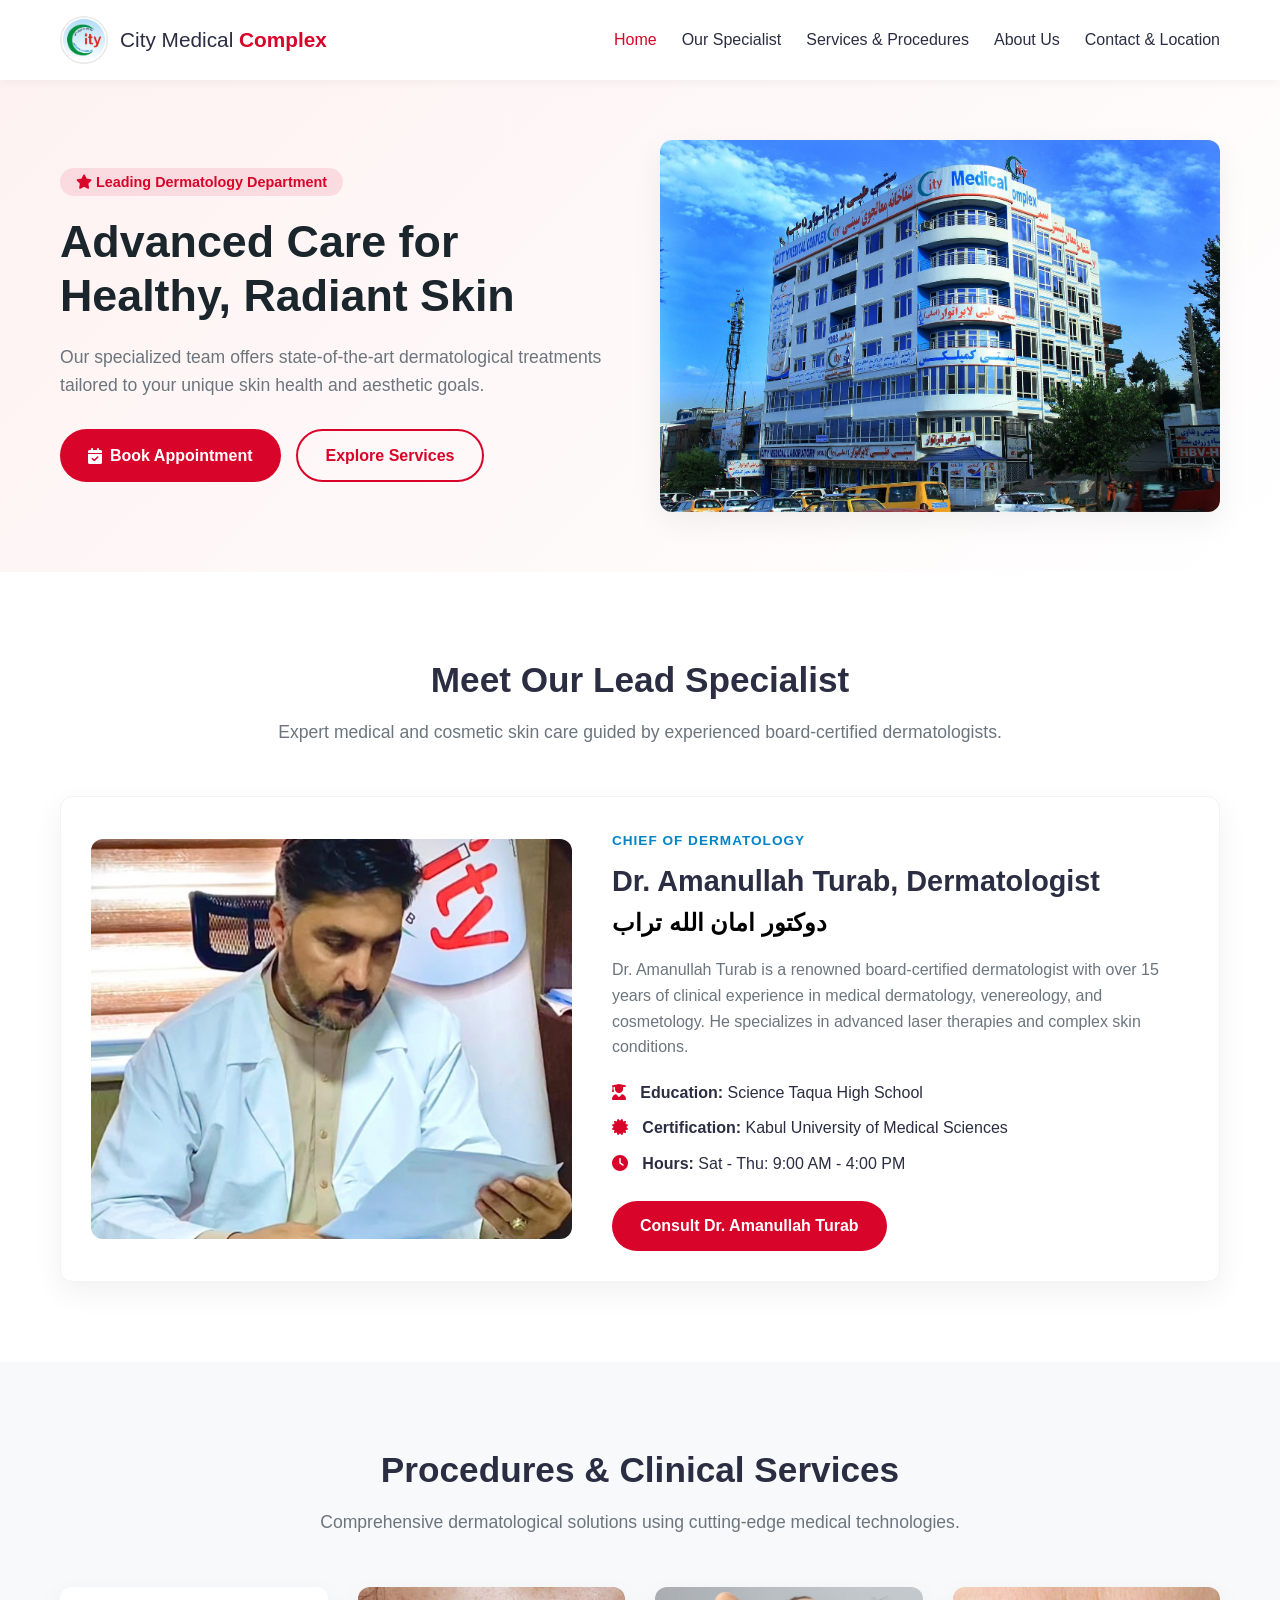
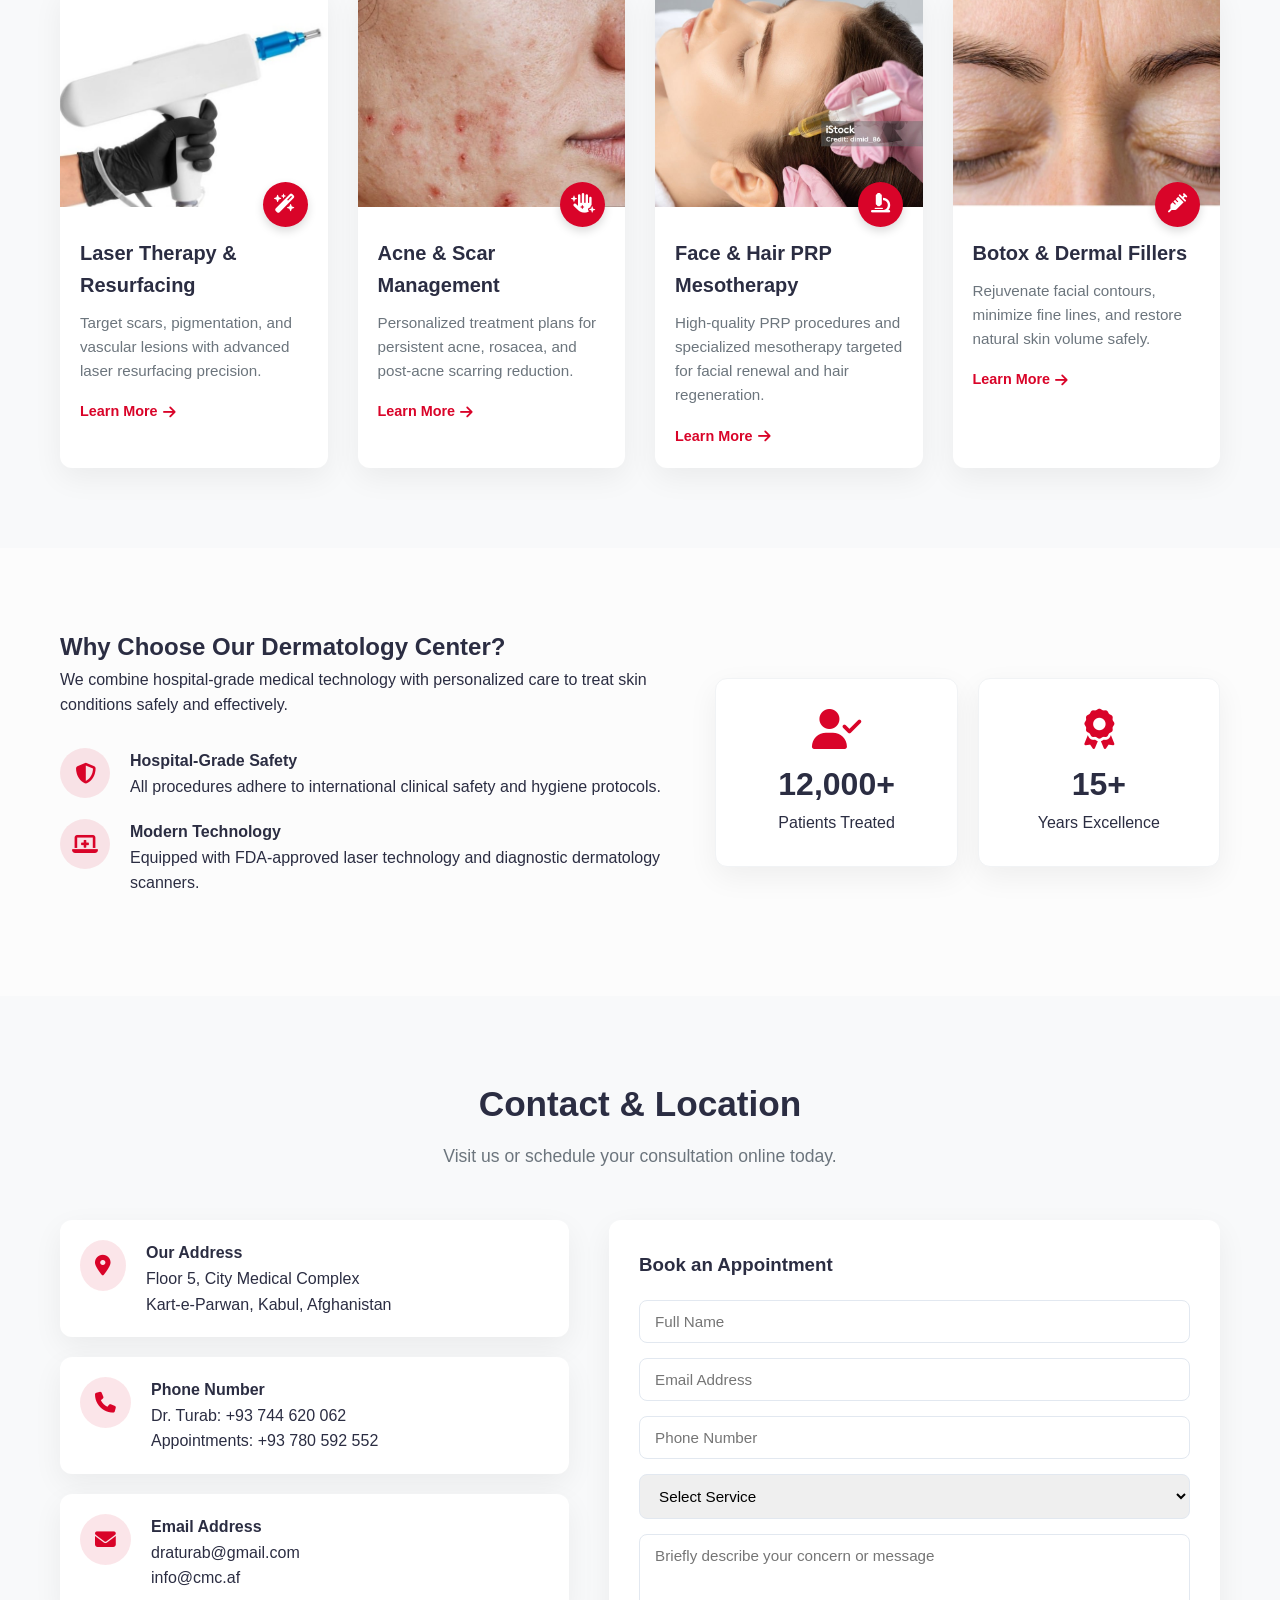
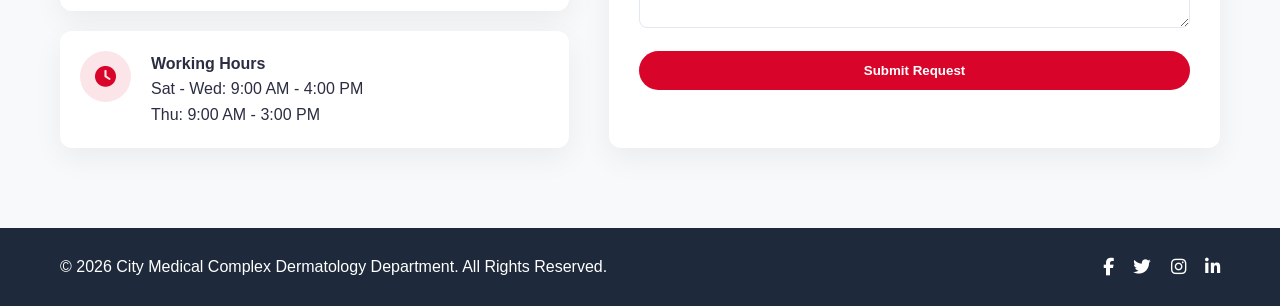
<file: index.html>
<!DOCTYPE html>
<html lang="en">
<head>
    <meta charset="UTF-8">
    <meta name="viewport" content="width=device-width, initial-scale=1.0">
    <title>City Medical Complex Dermatology Department</title>
    <link rel="stylesheet" href="styles.css">
    <!-- FontAwesome Icons -->
    <link rel="stylesheet" href="https://cdnjs.cloudflare.com/ajax/libs/font-awesome/6.4.0/css/all.min.css">
</head>
<body>

    <!-- Header / Navigation -->
    <header class="header">
        <div class="container navbar">
            <a href="#home" class="logo">
                <img class="logocity" src="IMG_6064.JPG" alt="City Medical Complex Logo">
                <span>City Medical <strong>Complex</strong></span>
            </a>
            
            <nav class="nav-menu" id="navMenu">
                <ul>
                    <li><a href="#home" class="active">Home</a></li>
                    <li><a href="#specialist">Our Specialist</a></li>
                    <li><a href="#services">Services & Procedures</a></li>
                    <li><a href="#about">About Us</a></li>
                    <li><a href="#contact">Contact & Location</a></li>
                </ul>
            </nav>
            <div class="hamburger" id="hamburger">
                <i class="fa-solid fa-bars"></i>
            </div>
        </div>
    </header>

    <!-- Home / Hero Section -->
    <section id="home" class="hero">
        <div class="container hero-container">
            <div class="hero-text">
                <span class="badge"><i class="fa-solid fa-star"></i> Leading Dermatology Department</span>
                <h1>Advanced Care for Healthy, Radiant Skin</h1>
                <p>Our specialized team offers state-of-the-art dermatological treatments tailored to your unique skin health and aesthetic goals.</p>
                <div class="hero-btns">
                    <a href="#contact" class="btn btn-primary"><i class="fa-solid fa-calendar-check"></i> Book Appointment</a>
                    <a href="#services" class="btn btn-secondary">Explore Services</a>
                </div>
            </div>
            <div class="hero-image">
                <img src="IMG_7577.JPG" alt="City Medical Complex Building">
            </div>
        </div>
    </section>

    <!-- Specialist Doctor Section -->
    <section id="specialist" class="specialist-section">
        <div class="container">
            <div class="section-title">
                <h2>Meet Our Lead Specialist</h2>
                <p>Expert medical and cosmetic skin care guided by experienced board-certified dermatologists.</p>
            </div>
            <div class="specialist-card">
                <div class="specialist-img">
                    <img src="image7766.JPG" alt="Dr. Amanullah Turab">
                </div>
                <div class="specialist-info">
                    <span class="spec-title">Chief of Dermatology</span>
                    <h3>Dr. Amanullah Turab, Dermatologist</h3>
                    <h4 class="bilingual-name">دوکتور امان الله تراب</h4>
                    <p class="bio">Dr. Amanullah Turab is a renowned board-certified dermatologist with over 15 years of clinical experience in medical dermatology, venereology, and cosmetology. He specializes in advanced laser therapies and complex skin conditions.</p>
                    <ul class="spec-details">
                        <li><i class="fa-solid fa-user-graduate"></i> <strong>Education:</strong> Science Taqua High School</li>
                        <li><i class="fa-solid fa-certificate"></i> <strong>Certification:</strong> Kabul University of Medical Sciences</li>
                        <li><i class="fa-solid fa-clock"></i> <strong>Hours:</strong> Sat - Thu: 9:00 AM - 4:00 PM</li>
                    </ul>
                    <a href="#contact" class="btn btn-primary">Consult Dr. Amanullah Turab</a>
                </div>
            </div>
        </div>
    </section>

    <!-- Services & Procedures Section -->
    <section id="services" class="services-section">
        <div class="container">
            <div class="section-title">
                <h2>Procedures & Clinical Services</h2>
                <p>Comprehensive dermatological solutions using cutting-edge medical technologies.</p>
            </div>
            <div class="services-grid">
                
                <!-- Service Card 1 -->
                <div class="service-card">
                    <div class="service-img">
                        <img src="istockphoto-2102177233-1024x1024.jpg" alt="Laser Skin Therapy">
                        <span class="icon-tag"><i class="fa-solid fa-wand-magic-sparkles"></i></span>
                    </div>
                    <div class="service-content">
                        <h3>Laser Therapy & Resurfacing</h3>
                        <p>Target scars, pigmentation, and vascular lesions with advanced laser resurfacing precision.</p>
                        <a href="#contact" class="read-more">Learn More <i class="fa-solid fa-arrow-right"></i></a>
                    </div>
                </div>

                <!-- Service Card 2 -->
                <div class="service-card">
                    <div class="service-img">
                        <img src="istockphoto-1493956084-1024x1024.jpg" alt="Acne & Scar Treatment">
                        <span class="icon-tag"><i class="fa-solid fa-hand-sparkles"></i></span>
                    </div>
                    <div class="service-content">
                        <h3>Acne & Scar Management</h3>
                        <p>Personalized treatment plans for persistent acne, rosacea, and post-acne scarring reduction.</p>
                        <a href="#contact" class="read-more">Learn More <i class="fa-solid fa-arrow-right"></i></a>
                    </div>
                </div>

                <!-- Service Card 3 -->
                <div class="service-card">
                    <div class="service-img">
                        <img src="istockphoto-1319557621-1024x1024.jpg" alt="Face & Hair PRP">
                        <span class="icon-tag"><i class="fa-solid fa-microscope"></i></span>
                    </div>
                    <div class="service-content">
                        <h3>Face & Hair PRP Mesotherapy</h3>
                        <p>High-quality PRP procedures and specialized mesotherapy targeted for facial renewal and hair regeneration.</p>
                        <a href="#contact" class="read-more">Learn More <i class="fa-solid fa-arrow-right"></i></a>
                    </div>
                </div>

                <!-- Service Card 4 -->
                <div class="service-card">
                    <div class="service-img">
                        <img src="istockphoto-1151514002-1024x1024.jpg" alt="Cosmetic Injectables">
                        <span class="icon-tag"><i class="fa-solid fa-syringe"></i></span>
                    </div>
                    <div class="service-content">
                        <h3>Botox & Dermal Fillers</h3>
                        <p>Rejuvenate facial contours, minimize fine lines, and restore natural skin volume safely.</p>
                        <a href="#contact" class="read-more">Learn More <i class="fa-solid fa-arrow-right"></i></a>
                    </div>
                </div>

            </div>
        </div>
    </section>

    <!-- About Section -->
    <section id="about" class="about-section">
        <div class="container about-container">
            <div class="about-text">
                <h2>Why Choose Our Dermatology Center?</h2>
                <p>We combine hospital-grade medical technology with personalized care to treat skin conditions safely and effectively.</p>
                <div class="features-list">
                    <div class="feature-item">
                        <div class="f-icon"><i class="fa-solid fa-shield-halved"></i></div>
                        <div>
                            <h4>Hospital-Grade Safety</h4>
                            <p>All procedures adhere to international clinical safety and hygiene protocols.</p>
                        </div>
                    </div>
                    <div class="feature-item">
                        <div class="f-icon"><i class="fa-solid fa-laptop-medical"></i></div>
                        <div>
                            <h4>Modern Technology</h4>
                            <p>Equipped with FDA-approved laser technology and diagnostic dermatology scanners.</p>
                        </div>
                    </div>
                </div>
            </div>
            <div class="about-stats">
                <div class="stat-box">
                    <i class="fa-solid fa-user-check"></i>
                    <h3>12,000+</h3>
                    <p>Patients Treated</p>
                </div>
                <div class="stat-box">
                    <i class="fa-solid fa-award"></i>
                    <h3>15+</h3>
                    <p>Years Excellence</p>
                </div>
            </div>
        </div>
    </section>

    <!-- Contact & Location Section -->
    <section id="contact" class="contact-section">
        <div class="container">
            <div class="section-title">
                <h2>Contact & Location</h2>
                <p>Visit us or schedule your consultation online today.</p>
            </div>
            
            <div class="contact-wrapper">
                <!-- Contact Info Cards -->
                <div class="contact-info">
                    <div class="info-card">
                        <i class="fa-solid fa-location-dot"></i>
                        <div>
                            <h4>Our Address</h4>
                            <p>Floor 5, City Medical Complex<br>Kart-e-Parwan, Kabul, Afghanistan</p>
                        </div>
                    </div>
                    
                    <div class="info-card">
                        <i class="fa-solid fa-phone"></i>
                        <div>
                            <h4>Phone Number</h4>
                            <p>Dr. Turab: +93 744 620 062<br>Appointments: +93 780 592 552</p>
                        </div>
                    </div>

                    <div class="info-card">
                        <i class="fa-solid fa-envelope"></i>
                        <div>
                            <h4>Email Address</h4>
                            <p>draturab@gmail.com<br>info@cmc.af</p>
                        </div>
                    </div>

                    <div class="info-card">
                        <i class="fa-solid fa-clock"></i>
                        <div>
                            <h4>Working Hours</h4>
                            <p>Sat - Wed: 9:00 AM - 4:00 PM<br>Thu: 9:00 AM - 3:00 PM</p>
                        </div>
                    </div>
                </div>

                <!-- Appointment Form -->
                <form class="contact-form" id="appointmentForm">
                    <h3>Book an Appointment</h3>
                    <div class="form-group">
                        <input type="text" placeholder="Full Name" required>
                    </div>
                    <div class="form-group">
                        <input type="email" placeholder="Email Address" required>
                    </div>
                    <div class="form-group">
                        <input type="tel" placeholder="Phone Number" required>
                    </div>
                    <div class="form-group">
                        <select required>
                            <option value="" disabled selected>Select Service</option>
                            <option>Laser Therapy</option>
                            <option>Acne Management</option>
                            <option>Face PRP / Facial</option>
                            <option>Cosmetic Injectables</option>
                            <option>Hair PRP</option>
                            <option>General Dermatology</option>
                        </select>
                    </div>
                    <div class="form-group">
                        <textarea placeholder="Briefly describe your concern or message" rows="4"></textarea>
                    </div>
                    <button type="submit" class="btn btn-primary btn-block">Submit Request</button>
                </form>
            </div>
        </div>
    </section>

    <!-- Footer -->
    <footer class="footer">
        <div class="container footer-container">
            <p>&copy; 2026 City Medical Complex Dermatology Department. All Rights Reserved.</p>
            <div class="socials">
                <a href="#"><i class="fa-brands fa-facebook-f"></i></a>
                <a href="#"><i class="fa-brands fa-twitter"></i></a>
                <a href="#"><i class="fa-brands fa-instagram"></i></a>
                <a href="#"><i class="fa-brands fa-linkedin-in"></i></a>
            </div>
        </div>
    </footer>

    <script src="script.js"></script>
</body>
</html>
</file>
<file: styles.css>
/* Reset & Base Styles */
* {
    margin: 0;
    padding: 0;
    box-sizing: border-box;
    font-family: 'Segoe UI', Tahoma, Geneva, Verdana, sans-serif;
}

:root {
    --primary-color: #d90429; /* Refined Medical Red */
    --primary-dark: #9b001c;
    --secondary-color: #f8f9fa;
    --accent-color: #0284c7;
    --text-color: #2b2d42;
    --text-light: #6c757d;
    --white: #ffffff;
    --shadow: 0 10px 30px rgba(0,0,0,0.06);
    --border-radius: 12px;
}

html {
    scroll-behavior: smooth;
}

body {
    color: var(--text-color);
    line-height: 1.6;
    background-color: #fcfcfc;
}

.container {
    max-width: 1200px;
    margin: 0 auto;
    padding: 0 20px;
}

img {
    max-width: 100%;
    height: auto;
    display: block;
    border-radius: var(--border-radius);
}

/* Buttons */
.btn {
    display: inline-flex;
    align-items: center;
    justify-content: center;
    gap: 8px;
    padding: 12px 28px;
    border-radius: 30px;
    text-decoration: none;
    font-weight: 600;
    transition: all 0.3s ease;
    cursor: pointer;
    border: none;
}

.btn-primary {
    background-color: var(--primary-color);
    color: var(--white);
}

.btn-primary:hover {
    background-color: var(--primary-dark);
    box-shadow: 0 5px 15px rgba(217, 4, 41, 0.3);
}

.btn-secondary {
    background-color: transparent;
    color: var(--primary-color);
    border: 2px solid var(--primary-color);
}

.btn-secondary:hover {
    background-color: var(--primary-color);
    color: var(--white);
}

.btn-block {
    width: 100%;
}

/* Section Styling */
section {
    padding: 80px 0;
}

.section-title {
    text-align: center;
    margin-bottom: 50px;
}

.section-title h2 {
    font-size: 2.2rem;
    color: var(--text-color);
    margin-bottom: 10px;
}

.section-title p {
    color: var(--text-light);
    font-size: 1.1rem;
}

/* Header & Nav */
.header {
    background: var(--white);
    position: sticky;
    top: 0;
    z-index: 1000;
    box-shadow: 0 2px 10px rgba(0,0,0,0.05);
}

.navbar {
    display: flex;
    justify-content: space-between;
    align-items: center;
    height: 80px;
}

/* Aligned Logo with Image before Text */
.logo {
    display: flex;
    align-items: center;
    gap: 12px;
    font-size: 1.3rem;
    font-weight: 700;
    color: var(--primary-color);
    text-decoration: none;
}

.logocity {
    height: 48px;
    width: 48px;
    object-fit: contain;
    border-radius: 6px;
}

.logo span {
    color: var(--text-color);
    font-weight: 400;
}

.logo strong {
    color: var(--primary-color);
    font-weight: 700;
}

.nav-menu ul {
    display: flex;
    list-style: none;
    gap: 25px;
}

.nav-menu a {
    text-decoration: none;
    color: var(--text-color);
    font-weight: 500;
    transition: color 0.3s;
}

.nav-menu a:hover,
.nav-menu a.active {
    color: var(--primary-color);
}

.hamburger {
    display: none;
    font-size: 1.5rem;
    cursor: pointer;
}

/* Hero Section */
.hero {
    background: linear-gradient(135deg, #fef2f2 0%, #ffffff 100%);
    padding: 60px 0;
}

.hero-container {
    display: grid;
    grid-template-columns: 1fr 1fr;
    gap: 40px;
    align-items: center;
}

.badge {
    background-color: rgba(217, 4, 41, 0.1);
    color: var(--primary-color);
    padding: 6px 16px;
    border-radius: 20px;
    font-size: 0.9rem;
    font-weight: 600;
}

.hero-text h1 {
    font-size: 2.8rem;
    line-height: 1.2;
    margin: 20px 0;
    color: #1a252c;
}

.hero-text p {
    color: var(--text-light);
    font-size: 1.1rem;
    margin-bottom: 30px;
}

.hero-btns {
    display: flex;
    gap: 15px;
}

.hero-image img {
    width: 100%;
    max-height: 420px;
    object-fit: cover;
    box-shadow: var(--shadow);
}

/* Specialist Section */
.specialist-section {
    background-color: var(--white);
}

.specialist-card {
    display: grid;
    grid-template-columns: 1fr 1.2fr;
    gap: 40px;
    background-color: #ffffff;
    border: 1px solid #f1f3f5;
    border-radius: var(--border-radius);
    padding: 30px;
    box-shadow: var(--shadow);
    align-items: center;
}

.specialist-img img {
    width: 100%;
    max-height: 400px;
    object-fit: cover;
    border-radius: var(--border-radius);
}

.specialist-info .spec-title {
    color: var(--accent-color);
    font-weight: 600;
    text-transform: uppercase;
    font-size: 0.85rem;
    letter-spacing: 1px;
}

.specialist-info h3 {
    font-size: 1.8rem;
    margin-top: 5px;
}

.bilingual-name {
    font-size: 1.5rem;
    color: black;
    margin-bottom: 15px;
    font-weight: 800;
}

.specialist-info .bio {
    color: var(--text-light);
    margin-bottom: 20px;
}

.spec-details {
    list-style: none;
    margin-bottom: 25px;
}

.spec-details li {
    margin-bottom: 10px;
    color: var(--text-color);
}

.spec-details i {
    color: var(--primary-color);
    margin-right: 10px;
}

/* Services Section */
.services-section {
    background-color: var(--secondary-color);
}

.services-grid {
    display: grid;
    grid-template-columns: repeat(auto-fit, minmax(260px, 1fr));
    gap: 30px;
}

.service-card {
    background: var(--white);
    border-radius: var(--border-radius);
    overflow: hidden;
    box-shadow: var(--shadow);
    transition: transform 0.3s ease;
}

.service-card:hover {
    transform: translateY(-8px);
}

.service-img {
    position: relative;
    height: 220px;
}

.service-img img {
    width: 100%;
    height: 100%;
    object-fit: cover;
    border-radius: 0;
}

.icon-tag {
    position: absolute;
    bottom: -20px;
    right: 20px;
    background: var(--primary-color);
    color: var(--white);
    width: 45px;
    height: 45px;
    border-radius: 50%;
    display: flex;
    justify-content: center;
    align-items: center;
    font-size: 1.2rem;
    box-shadow: 0 4px 10px rgba(0,0,0,0.15);
}

.service-content {
    padding: 30px 20px 20px;
}

.service-content h3 {
    font-size: 1.25rem;
    margin-bottom: 10px;
}

.service-content p {
    color: var(--text-light);
    font-size: 0.95rem;
    margin-bottom: 15px;
}

.read-more {
    color: var(--primary-color);
    text-decoration: none;
    font-weight: 600;
    font-size: 0.9rem;
    display: inline-flex;
    align-items: center;
    gap: 5px;
}

/* About Section */
.about-container {
    display: grid;
    grid-template-columns: 1.2fr 1fr;
    gap: 50px;
    align-items: center;
}

.features-list {
    margin-top: 30px;
}

.feature-item {
    display: flex;
    gap: 20px;
    margin-bottom: 20px;
}

.f-icon {
    background: rgba(217, 4, 41, 0.1);
    color: var(--primary-color);
    width: 50px;
    height: 50px;
    border-radius: 50%;
    display: flex;
    justify-content: center;
    align-items: center;
    font-size: 1.3rem;
    flex-shrink: 0;
}

.about-stats {
    display: grid;
    grid-template-columns: 1fr 1fr;
    gap: 20px;
}

.stat-box {
    background: var(--white);
    padding: 30px;
    border-radius: var(--border-radius);
    text-align: center;
    box-shadow: var(--shadow);
    border: 1px solid #f1f3f5;
}

.stat-box i {
    font-size: 2.5rem;
    color: var(--primary-color);
    margin-bottom: 10px;
}

.stat-box h3 {
    font-size: 2rem;
}

/* Contact Section */
.contact-section {
    background-color: var(--secondary-color);
}

.contact-wrapper {
    display: grid;
    grid-template-columns: 1fr 1.2fr;
    gap: 40px;
}

.contact-info {
    display: flex;
    flex-direction: column;
    gap: 20px;
}

.info-card {
    display: flex;
    align-items: flex-start;
    gap: 20px;
    background: var(--white);
    padding: 20px;
    border-radius: var(--border-radius);
    box-shadow: var(--shadow);
}

.info-card i {
    font-size: 1.3rem;
    color: var(--primary-color);
    background: rgba(217, 4, 41, 0.1);
    padding: 15px;
    border-radius: 50%;
}

.contact-form {
    background: var(--white);
    padding: 30px;
    border-radius: var(--border-radius);
    box-shadow: var(--shadow);
}

.contact-form h3 {
    margin-bottom: 20px;
    color: var(--text-color);
}

.form-group {
    margin-bottom: 15px;
}

.form-group input,
.form-group select,
.form-group textarea {
    width: 100%;
    padding: 12px 15px;
    border: 1px solid #e2e8f0;
    border-radius: 8px;
    outline: none;
    font-size: 0.95rem;
}

.form-group input:focus,
.form-group select:focus,
.form-group textarea:focus {
    border-color: var(--primary-color);
}

/* Footer */
.footer {
    background: #1e293b;
    color: var(--white);
    padding: 25px 0;
}

.footer-container {
    display: flex;
    justify-content: space-between;
    align-items: center;
}

.socials a {
    color: var(--white);
    margin-left: 15px;
    font-size: 1.1rem;
    transition: color 0.3s;
}

.socials a:hover {
    color: var(--primary-color);
}

/* Responsive Layout Optimizations */
@media (max-width: 992px) {
    .hero-container,
    .specialist-card,
    .about-container,
    .contact-wrapper {
        grid-template-columns: 1fr;
    }
}

@media (max-width: 768px) {
    .hamburger {
        display: block;
    }

    .nav-menu {
        position: absolute;
        top: 80px;
        left: -100%;
        width: 100%;
        background: var(--white);
        box-shadow: 0 5px 10px rgba(0,0,0,0.1);
        transition: 0.3s ease;
    }

    .nav-menu.active {
        left: 0;
    }

    .nav-menu ul {
        flex-direction: column;
        padding: 20px;
        text-align: center;
    }

    .hero-text h1 {
        font-size: 2.2rem;
    }

    .hero-btns {
        flex-direction: column;
    }

    .footer-container {
        flex-direction: column;
        gap: 15px;
        text-align: center;
    }
}
</file>
